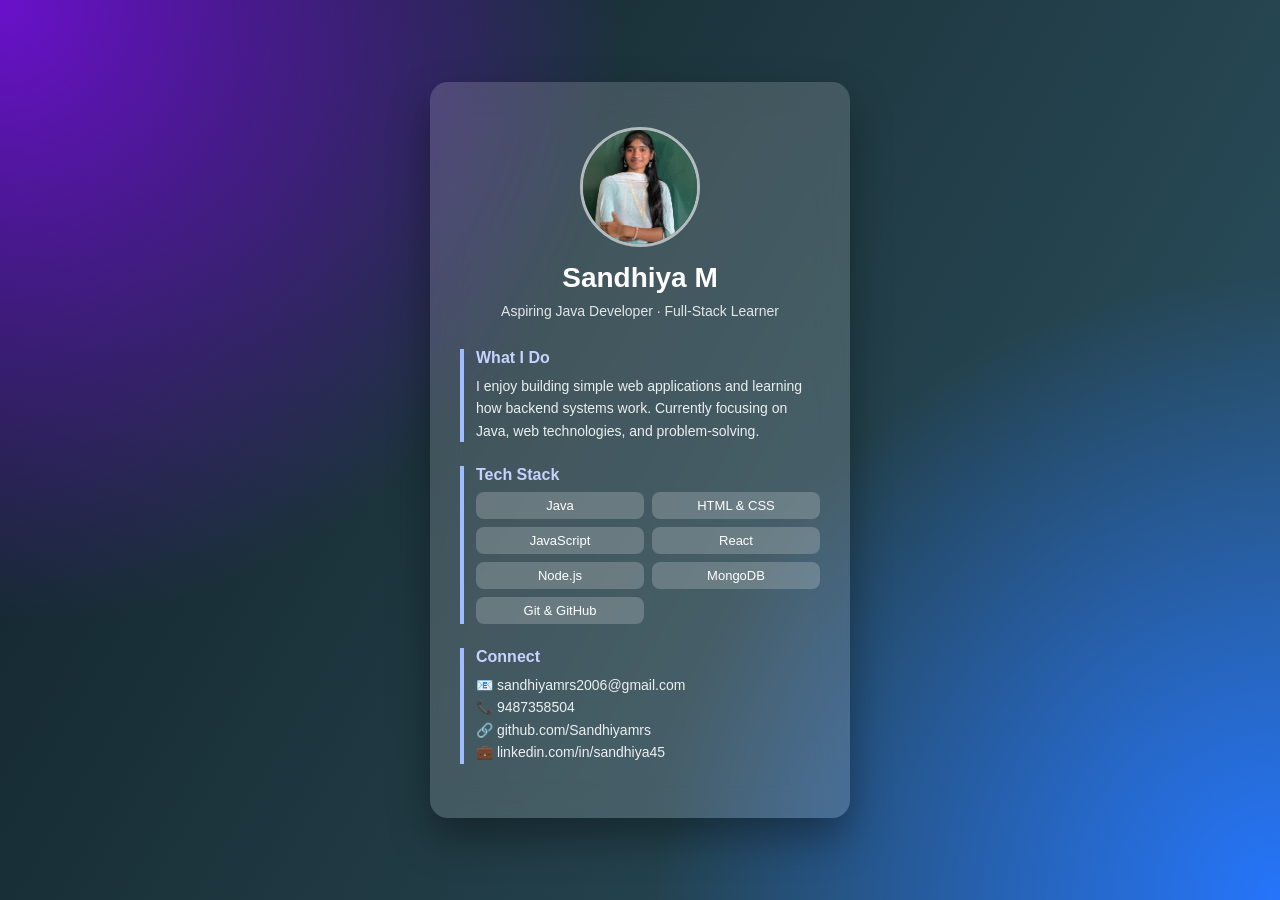
<file: index.html>
<!<!DOCTYPE html>
<html lang="en">
<head>
    <meta charset="UTF-8">
    <title>Sandhiya M | Web Page</title>
    <link rel="stylesheet" href="style.css">
</head>
<body>

    <div class="container">
 
        <img src="profile.jpg" alt="Sandhiya M" class="profile-img">

        <h1>Sandhiya M</h1>
        <p class="tagline">Aspiring Java Developer · Full-Stack Learner</p>

        <section>
            <h2>What I Do</h2>
            <p>
                I enjoy building simple web applications and learning how backend systems work.
                Currently focusing on Java, web technologies, and problem-solving.
            </p>
        </section>

        <section>
            <h2>Tech Stack</h2>
            <ul class="skills">
                <li>Java</li>
                <li>HTML & CSS</li>
                <li>JavaScript</li>
                <li>React</li>
                <li>Node.js</li>
                <li>MongoDB</li>
                <li>Git & GitHub</li>
            </ul>
        </section>

        <section>
            <h2>Connect</h2>
            <p>📧 sandhiyamrs2006@gmail.com</p>
            <p>📞 9487358504</p>
            <p>🔗 github.com/Sandhiyamrs</p>
            <p>💼 linkedin.com/in/sandhiya45</p>
        </section>

    </div>

</body>
</html>
</file>
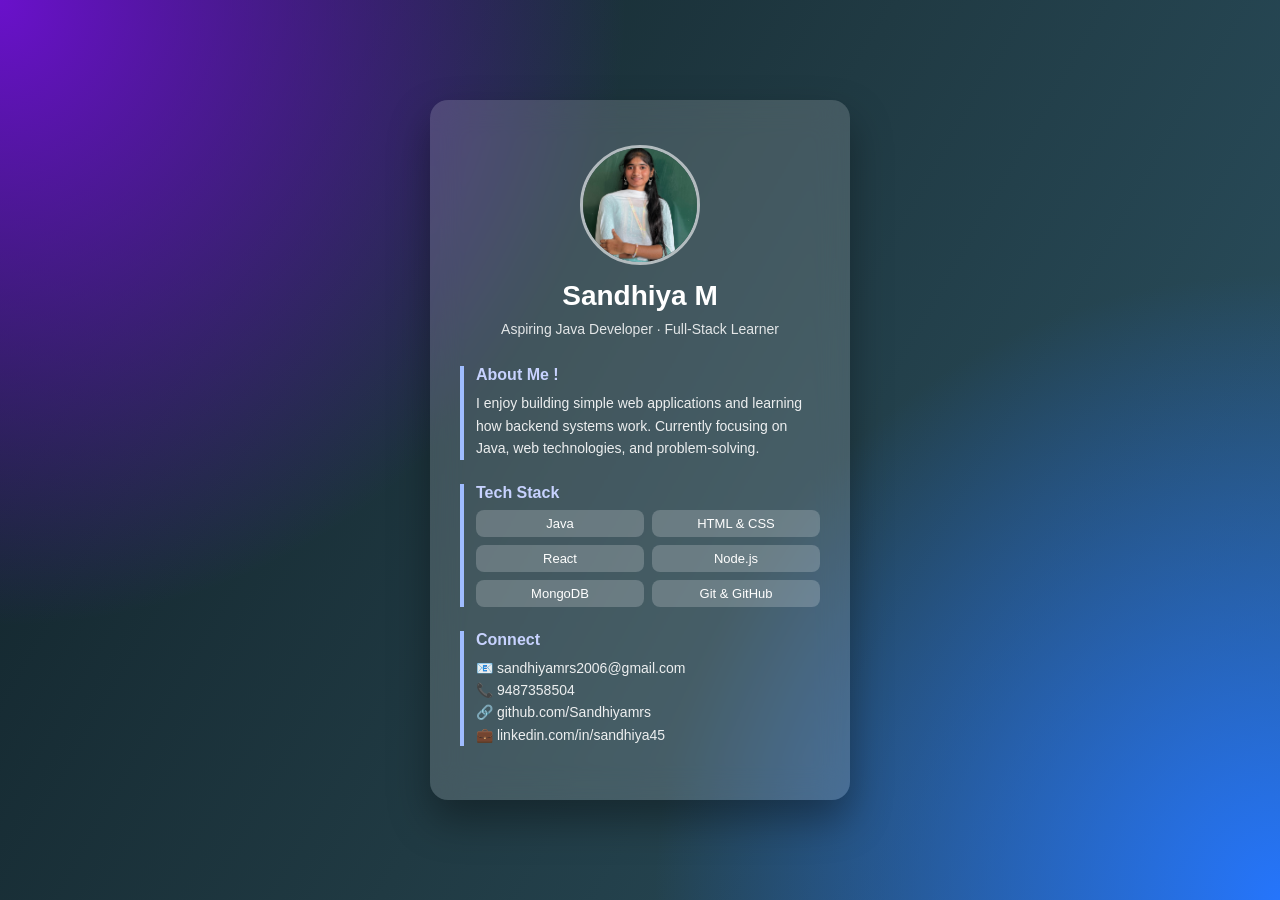
<file: Week-01-Personal-Webpage/index.html>
<!<!DOCTYPE html>
<html lang="en">
<head>
    <meta charset="UTF-8">
    <title>Sandhiya M | Web Page</title>
    <link rel="stylesheet" href="style.css">
</head>
<body>

    <div class="container">
 
        <img src="profile.jpg" alt="Sandhiya M" class="profile-img">

        <h1>Sandhiya M</h1>
        <p class="tagline">Aspiring Java Developer · Full-Stack Learner</p>

        <section>
            <h2>About Me !</h2>
            <p>
                I enjoy building simple web applications and learning how backend systems work.
                Currently focusing on Java, web technologies, and problem-solving.
            </p>
        </section>

        <section>
            <h2>Tech Stack</h2>
            <ul class="skills">
                <li>Java</li>
                <li>HTML & CSS</li>
                <li>React</li>
                <li>Node.js</li>
                <li>MongoDB</li>
                <li>Git & GitHub</li>
            </ul>
        </section>

        <section>
            <h2>Connect</h2>
            <p>📧 sandhiyamrs2006@gmail.com</p>
            <p>📞 9487358504</p>
            <p>🔗 github.com/Sandhiyamrs</p>
            <p>💼 linkedin.com/in/sandhiya45</p>
        </section>

    </div>

</body>
</html>
</file>
<file: style.css>
* {
    margin: 0;
    padding: 0;
    box-sizing: border-box;
}

body {
    font-family: 'Poppins', 'Segoe UI', sans-serif;
    min-height: 100vh;
    background:
        radial-gradient(circle at top left, #6a11cb, transparent 40%),
        radial-gradient(circle at bottom right, #2575fc, transparent 40%),
        linear-gradient(120deg, #0f2027, #203a43, #2c5364);
    display: flex;
    justify-content: center;
    align-items: center;
    padding: 30px;
}

.container {
    width: 420px;
    background: rgba(255, 255, 255, 0.16);
    backdrop-filter: blur(16px);
    border-radius: 18px;
    padding: 30px;
    box-shadow: 0 20px 40px rgba(0, 0, 0, 0.35);
    color: #fff;
}

h1 {
    text-align: center;
    font-size: 28px;
    margin-bottom: 6px;
}

.tagline {
    text-align: center;
    font-size: 14px;
    opacity: 0.85;
    margin-bottom: 26px;
}

section {
    margin-bottom: 24px;
    padding-left: 12px;
    border-left: 4px solid #9fbcff;
}

h2 {
    font-size: 16px;
    margin-bottom: 8px;
    color: #c7d2fe;
}

p {
    font-size: 14px;
    line-height: 1.6;
    opacity: 0.9;
}

.skills {
    display: grid;
    grid-template-columns: repeat(2, 1fr);
    gap: 8px;
    margin-top: 8px;
}

.skills li {
    list-style: none;
    background: rgba(255, 255, 255, 0.2);
    padding: 6px 10px;
    border-radius: 8px;
    font-size: 13px;
    text-align: center;
}

.container:hover {
    transform: translateY(-4px);
    transition: 0.4s ease;
}
.profile-img {
    display: block;
    margin: 15px auto;
    width: 120px;
    height: 120px;
    border-radius: 50%;
    border: 3px solid rgba(255, 255, 255, 0.6);
    object-fit: cover;
}
</file>
<file: Week-01-Personal-Webpage/style.css>
* {
    margin: 0;
    padding: 0;
    box-sizing: border-box;
}

body {
    font-family: 'Poppins', 'Segoe UI', sans-serif;
    min-height: 100vh;
    background:
        radial-gradient(circle at top left, #6a11cb, transparent 40%),
        radial-gradient(circle at bottom right, #2575fc, transparent 40%),
        linear-gradient(120deg, #0f2027, #203a43, #2c5364);
    display: flex;
    justify-content: center;
    align-items: center;
    padding: 30px;
}

.container {
    width: 420px;
    background: rgba(255, 255, 255, 0.16);
    backdrop-filter: blur(16px);
    border-radius: 18px;
    padding: 30px;
    box-shadow: 0 20px 40px rgba(0, 0, 0, 0.35);
    color: #fff;
}

h1 {
    text-align: center;
    font-size: 28px;
    margin-bottom: 6px;
}

.tagline {
    text-align: center;
    font-size: 14px;
    opacity: 0.85;
    margin-bottom: 26px;
}

section {
    margin-bottom: 24px;
    padding-left: 12px;
    border-left: 4px solid #9fbcff;
}

h2 {
    font-size: 16px;
    margin-bottom: 8px;
    color: #c7d2fe;
}

p {
    font-size: 14px;
    line-height: 1.6;
    opacity: 0.9;
}

.skills {
    display: grid;
    grid-template-columns: repeat(2, 1fr);
    gap: 8px;
    margin-top: 8px;
}

.skills li {
    list-style: none;
    background: rgba(255, 255, 255, 0.2);
    padding: 6px 10px;
    border-radius: 8px;
    font-size: 13px;
    text-align: center;
}

.container:hover {
    transform: translateY(-4px);
    transition: 0.4s ease;
}
.profile-img {
    display: block;
    margin: 15px auto;
    width: 120px;
    height: 120px;
    border-radius: 50%;
    border: 3px solid rgba(255, 255, 255, 0.6);
    object-fit: cover;
}
</file>
